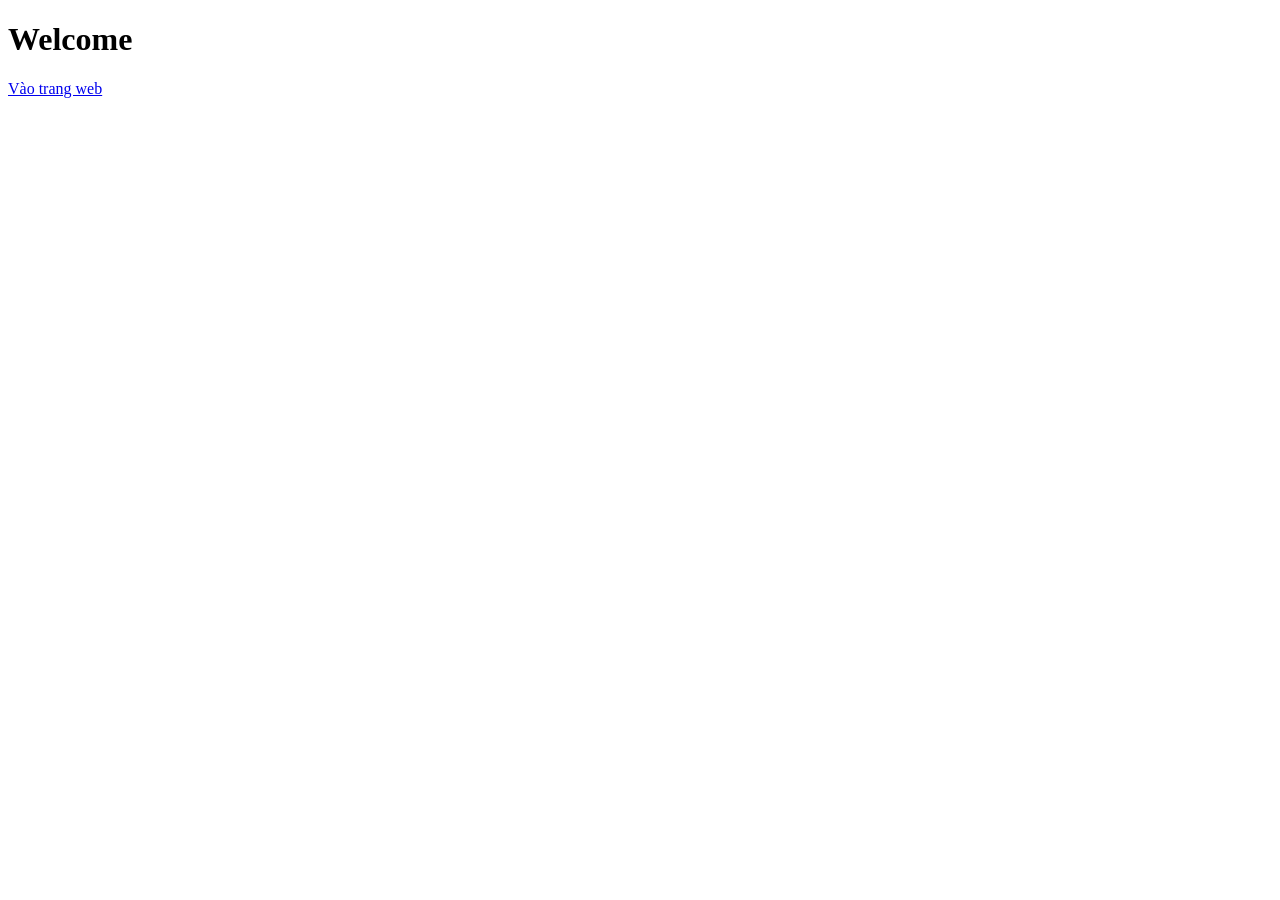
<file: index.html>
<!DOCTYPE html>
<html>
<head>
    <meta charset="UTF-8">
    <title>My Website</title>
</head>

<body>
    <h1>Welcome</h1>
    <a href="project/Trang chủ/Gaggle Fun.html">Vào trang web</a>
</body>
</html>
</file>
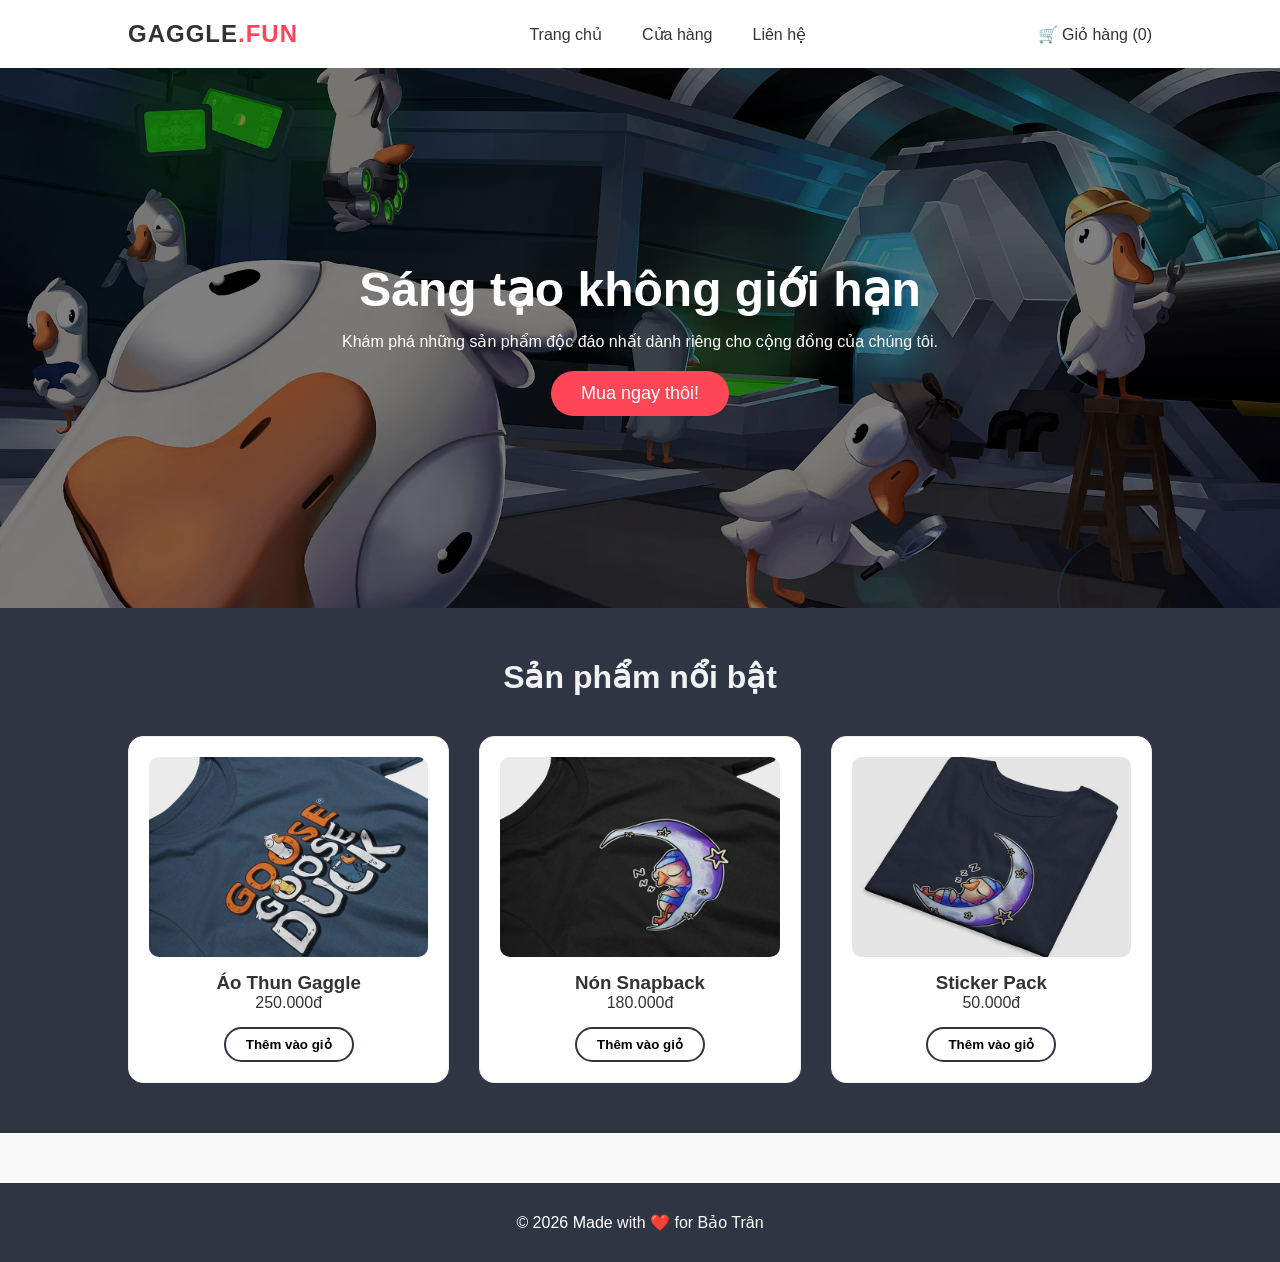
<file: khung.html>
<!DOCTYPE html>
<html lang="vi">

<head>
    <meta charset="UTF-8">
    <meta name="viewport" content="width=device-width, initial-scale=1.0">
    <title>Gaggle Shop Clone - Bảo Trân Xinh Gái</title>
    <link rel="stylesheet" href="style.css">
</head>

<body>

    <!-- Header / Navbar -->
    <header>
        <nav class="navbar">
            <div class="logo">GAGGLE<span>.FUN</span></div>
            <ul class="nav-links">
                <li><a href="#">Trang chủ</a></li>
                <li><a href="#">Cửa hàng</a></li>
                <li><a href="#">Liên hệ</a></li>
            </ul>
            <div class="cart-icon">🛒 Giỏ hàng (0)</div>
        </nav>
    </header>

    <!-- Hero Section -->
    <section class="hero">
        <div class="hero-content">
            <h1>Sáng tạo không giới hạn</h1>
            <p>Khám phá những sản phẩm độc đáo nhất dành riêng cho cộng đồng của chúng tôi.</p>
            <button class="btn-primary">Mua ngay thôi!</button>
        </div>
    </section>

    <!-- Product Grid -->
    <section class="products">
        <h2>Sản phẩm nổi bật</h2>
        <div class="product-container">
            <!-- Product 1 -->
            <div class="product-card">
                <div class="product-img"><img src="ao1.jpg" alt="Sản phẩm" style="width: 100%; height: 100%; object-fit: cover; border-radius: 10px;"></div>
                <h3>Áo Thun Gaggle</h3>
                <p>250.000đ</p>
                <button class="btn-secondary">Thêm vào giỏ</button>
            </div>
            <!-- Product 2 -->
            <div class="product-card">
                <div class="product-img"><img src="ao2.jpg" alt="Sản phẩm" style="width: 100%; height: 100%; object-fit: cover; border-radius: 10px;"></div>
                <h3>Nón Snapback</h3>
                <p>180.000đ</p>
                <button class="btn-secondary">Thêm vào giỏ</button>
            </div>
            <!-- Product 3 -->
            <div class="product-card">
                <div class="product-img"><img src="ao3.jpg" alt="Sản phẩm" style="width: 100%; height: 100%; object-fit: cover; border-radius: 10px;"></div>
                <h3>Sticker Pack</h3>
                <p>50.000đ</p>
                <button class="btn-secondary">Thêm vào giỏ</button>
            </div>
        </div>
    </section>

    <footer>
        <p>&copy; 2026 Made with ❤️ for Bảo Trân</p>
    </footer>

</body>

</html>
</file>
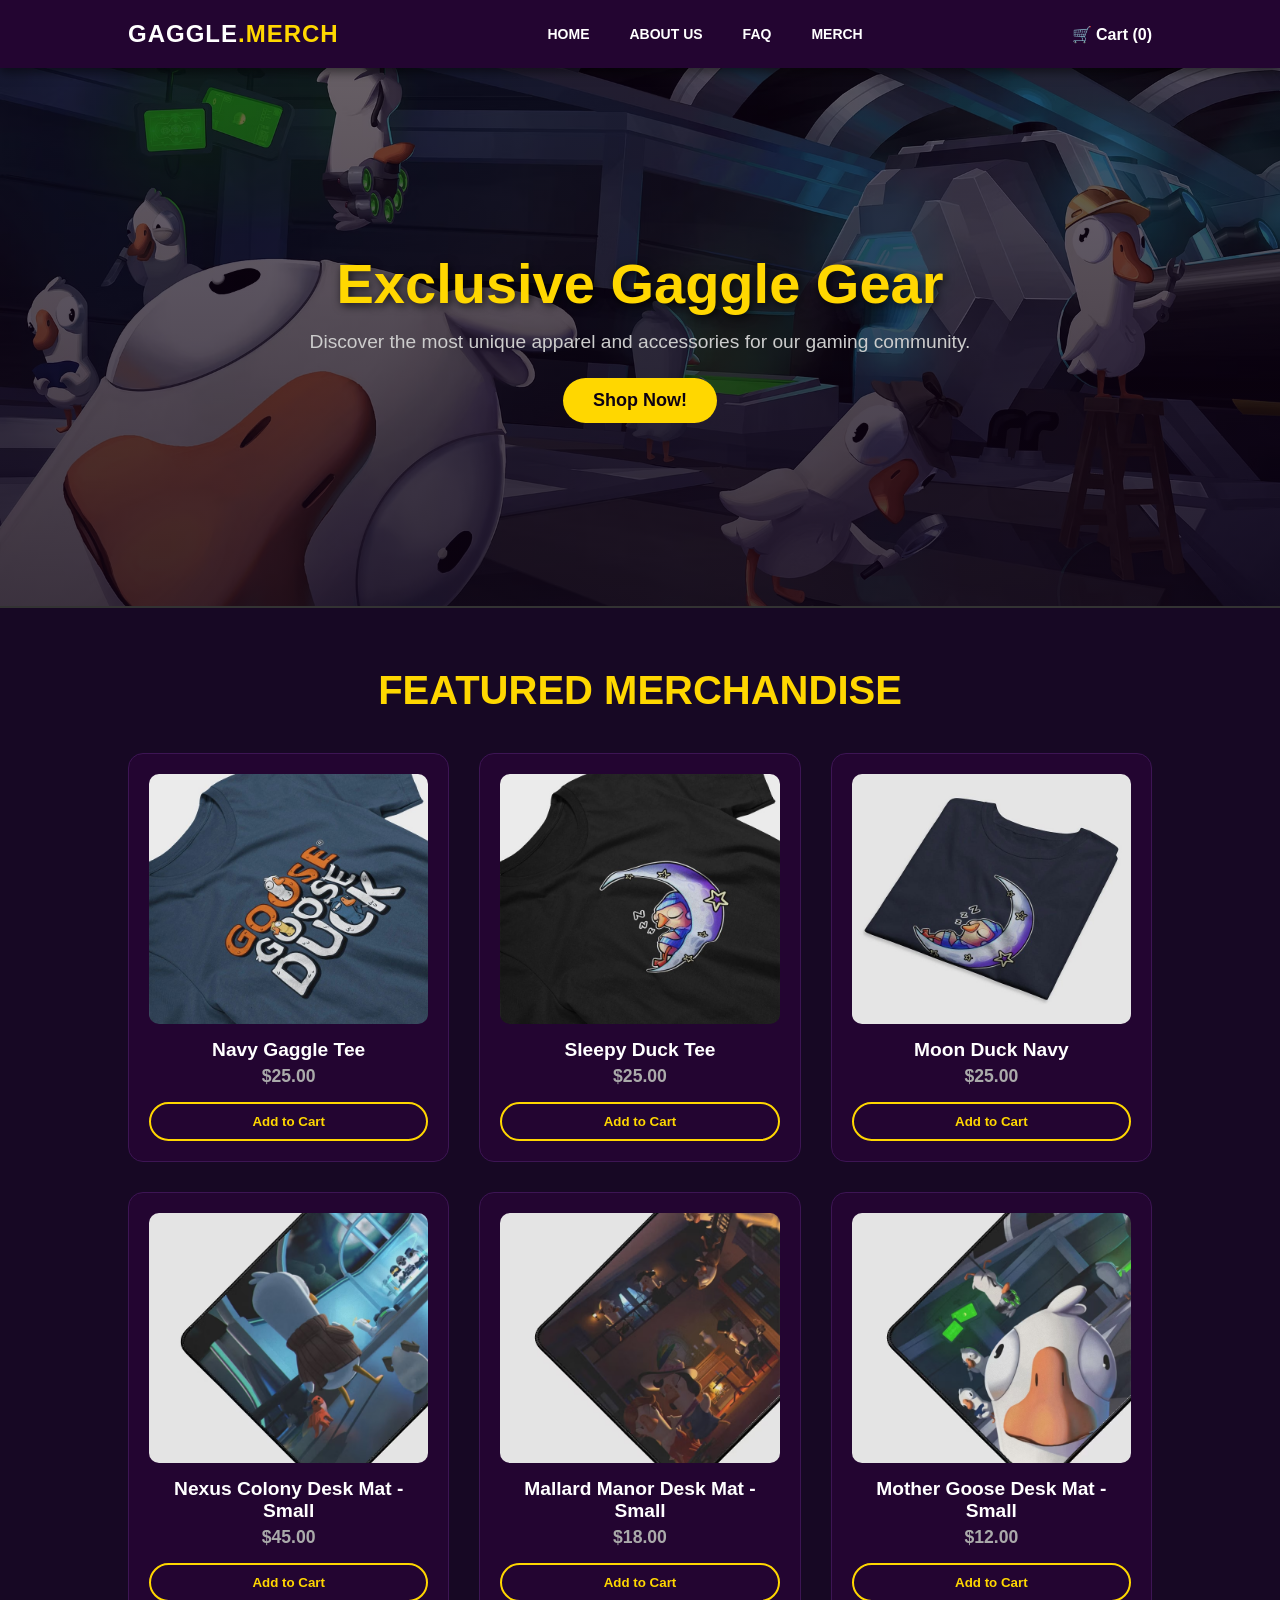
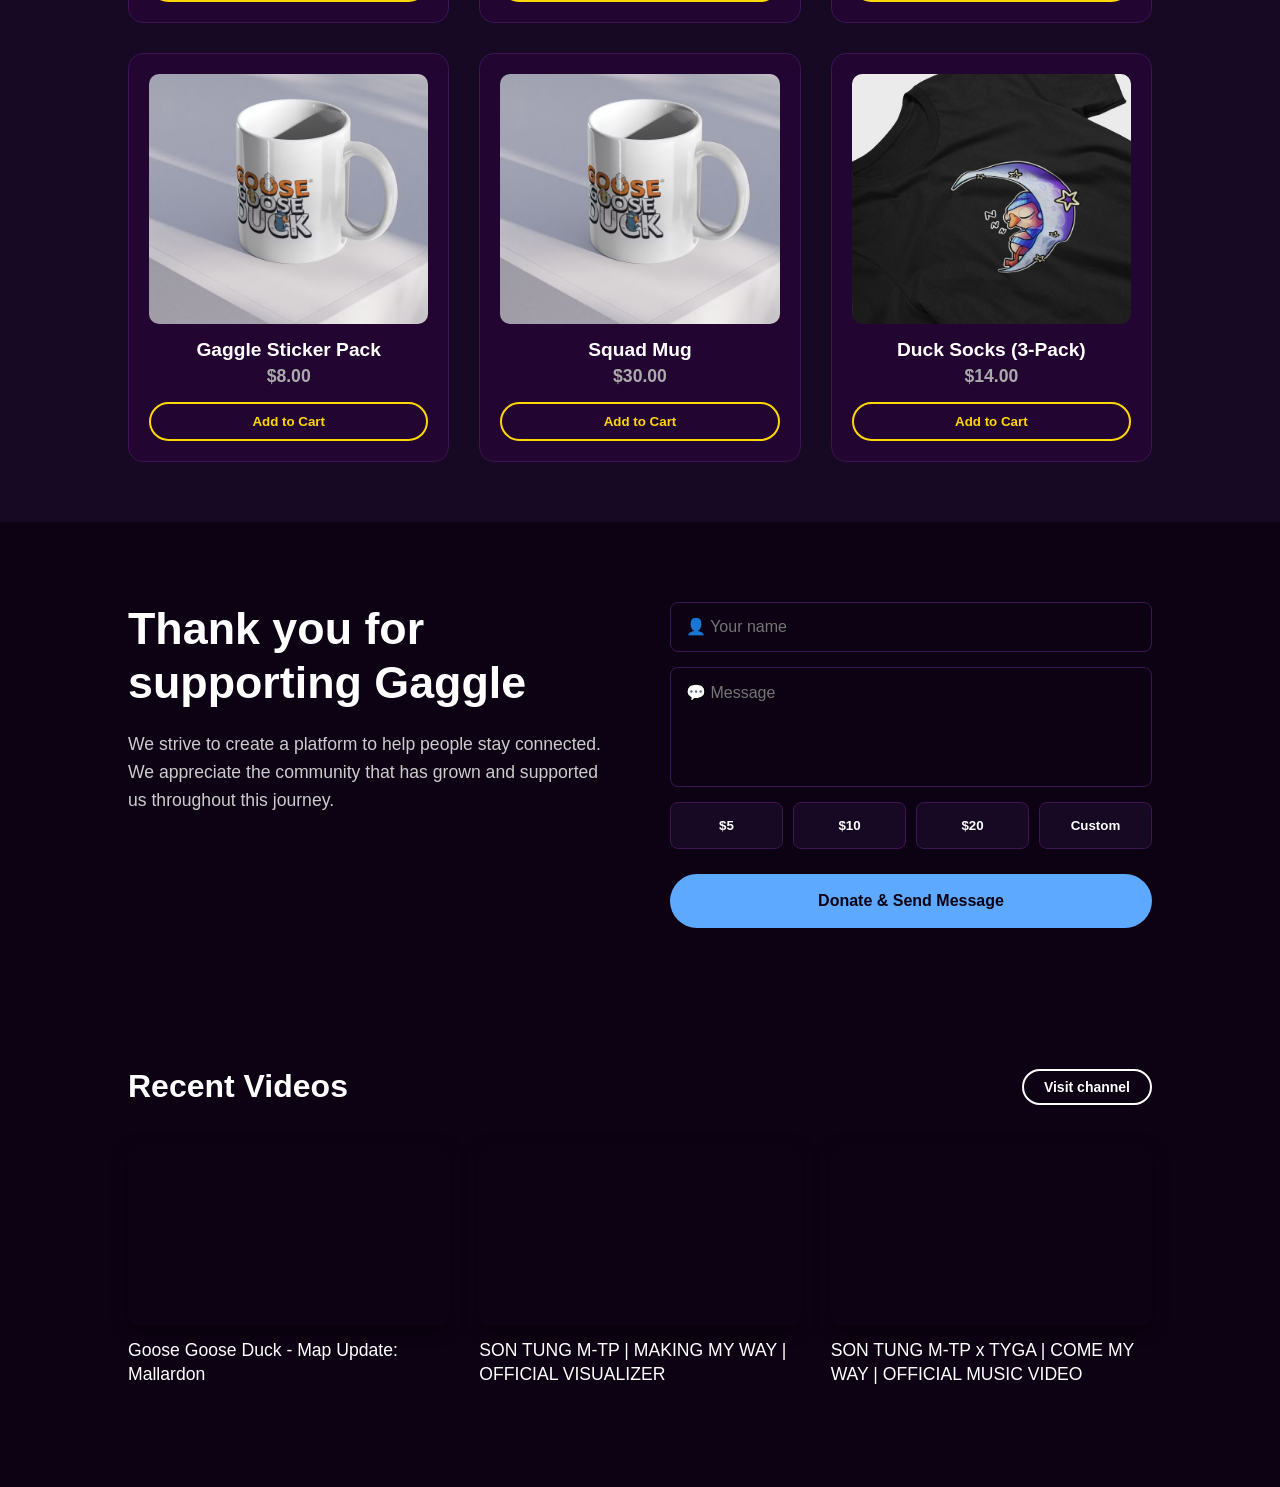
<file: project/merch/khung.html>
<!DOCTYPE html>
<html lang="en">

<head>
    <meta charset="UTF-8">
    <meta name="viewport" content="width=device-width, initial-scale=1.0">
    <title>Gaggle Merch Shop</title>
    <link rel="stylesheet" href="style.css">
</head>

<body>

    <header>
        <nav class="navbar">
            <div class="logo">GAGGLE<span>.MERCH</span></div>
            <ul class="nav-links">
                <li><a href="#">Home</a></li>
                <li><a href="#">About Us</a></li>
                <li><a href="#">FAQ</a></li>
                <li><a href="#">Merch</a></li>
            </ul>
            <div class="cart-icon">🛒 Cart (0)</div>
        </nav>
    </header>

    <section class="hero">
        <div class="hero-content">
            <h1>Exclusive Gaggle Gear</h1>
            <p>Discover the most unique apparel and accessories for our gaming community.</p>
            <button class="btn-primary">Shop Now!</button>
        </div>
    </section>

    <section class="products">
        <h2>Featured Merchandise</h2>
        <div class="product-container">
            
            <div class="product-card">
                <div class="product-img"><img src="ao1.jpg" alt="Navy Gaggle Tee"></div>
                <h3>Navy Gaggle Tee</h3>
                <p>$25.00</p>
                <button class="btn-secondary">Add to Cart</button>
            </div>
            <div class="product-card">
                <div class="product-img"><img src="ao2.jpg" alt="Sleepy Duck Tee"></div>
                <h3>Sleepy Duck Tee</h3>
                <p>$25.00</p>
                <button class="btn-secondary">Add to Cart</button>
            </div>
            <div class="product-card">
                <div class="product-img"><img src="ao3.jpg" alt="Moon Duck Navy"></div>
                <h3>Moon Duck Navy</h3>
                <p>$25.00</p>
                <button class="btn-secondary">Add to Cart</button>
            </div>

            <div class="product-card">
                <div class="product-img"><img src="3f41a2c5-41db-4e30-b499-b2afbfe79290.avif" alt="Nexus Colony Desk Mat - Small"></div>
                <h3>Nexus Colony Desk Mat - Small</h3>
                <p>$45.00</p>
                <button class="btn-secondary">Add to Cart</button>
            </div>
            <div class="product-card">
                <div class="product-img"><img src="4cf4f278-ede1-4958-8a62-d2900a614c35.avif" alt="Mallard Manor Desk Mat - Small"></div>
                <h3>Mallard Manor Desk Mat - Small</h3>
                <p>$18.00</p>
                <button class="btn-secondary">Add to Cart</button>
            </div>
            <div class="product-card">
                <div class="product-img"><img src="4d4cdfd0-4ff5-494c-9f4a-33ef32a16fcb.avif" alt="Mother Goose Desk Mat - Small"></div>
                <h3>Mother Goose Desk Mat - Small</h3>
                <p>$12.00</p>
                <button class="btn-secondary">Add to Cart</button>
            </div>

            <div class="product-card">
                <div class="product-img"><img src="c8203a97-da6a-4d75-9647-f026670219f9 (1).avif" alt="Goodnight Goose Mug"></div>
                <h3>Gaggle Sticker Pack</h3>
                <p>$8.00</p>
                <button class="btn-secondary">Add to Cart</button>
            </div>
            <div class="product-card">
                <div class="product-img"><img src="c8203a97-da6a-4d75-9647-f026670219f9.avif" alt="Squad Mug"></div>
                <h3>Squad Mug</h3>
                <p>$30.00</p>
                <button class="btn-secondary">Add to Cart</button>
            </div>
            <div class="product-card">
                <div class="product-img"><img src="ao2.jpg" alt="Duck Socks (3-Pack)"></div>
                <h3>Duck Socks (3-Pack)</h3>
                <p>$14.00</p>
                <button class="btn-secondary">Add to Cart</button>
            </div>
            </div>
            </section>
            
  <section class="support-section">
        <div class="support-text">
            <h2>Thank you for supporting Gaggle</h2>
            <p>We strive to create a platform to help people stay connected. We appreciate the community that has grown and supported us throughout this journey.</p>
        </div>
        
        <div class="support-form">
            <input type="text" placeholder="👤 Your name" class="form-input">
            <textarea placeholder="💬 Message" class="form-textarea"></textarea>
            
            <div class="amount-grid">
                <button class="amount-btn">$5</button>
                <button class="amount-btn">$10</button>
                <button class="amount-btn">$20</button>
                <button class="amount-btn">Custom</button>
            </div>
            
            <button class="btn-donate">Donate & Send Message</button>
        </div>
    </section>

    <section class="videos-section">
        <div class="videos-header">
            <h2>Recent Videos</h2>
            <a href="#" class="btn-visit">Visit channel</a>
        </div>
        
            
        <div class="video-grid">
            <div class="video-card">
                <iframe src="https://www.youtube.com/embed/bHrHDenJlG8" title="YouTube video player" frameborder="0" allow="accelerometer; autoplay; clipboard-write; encrypted-media; gyroscope; picture-in-picture" allowfullscreen></iframe>
                <h4>Goose Goose Duck - Map Update: Mallardon</h4>
            </div>
            
            <div class="video-card">
               <iframe src="https://www.youtube.com/embed/niPkap1ozUA?si=U_aUbhfDc9e14WGD" frameborder="0" allow="accelerometer; autoplay; clipboard-write; encrypted-media; gyroscope; picture-in-picture" allowfullscreen></iframe>
                <h4>SON TUNG M-TP | MAKING MY WAY | OFFICIAL VISUALIZER</h4>
            </div> <div class="video-card">
                <iframe src="https://www.youtube.com/embed/SlQR9iu09bQ?si=O8Ezy2jDs1M35Fgu" frameborder="0" allow="accelerometer; autoplay; clipboard-write; encrypted-media; gyroscope; picture-in-picture" allowfullscreen></iframe>
                <h4>SON TUNG M-TP x TYGA | COME MY WAY | OFFICIAL MUSIC VIDEO</h4>
            </div>
            
        </div>
    </section>
</file>
<file: style.css>
/* Reset cơ bản */

* {
    margin: 0;
    padding: 0;
    box-sizing: border-box;
    font-family: 'Segoe UI', Tahoma, Geneva, Verdana, sans-serif;
}

body {
    background-color: #f9f9f9;
    color: #333;
}


/* Header */

.navbar {
    display: flex;
    justify-content: space-between;
    align-items: center;
    padding: 20px 10%;
    background: #fff;
    box-shadow: 0 2px 10px rgba(0, 0, 0, 0.05);
}

.logo {
    font-size: 24px;
    font-weight: bold;
    letter-spacing: 1px;
}

.logo span {
    color: #ff4757;
}

.nav-links {
    display: flex;
    list-style: none;
}

.nav-links li {
    margin: 0 20px;
}

.nav-links a {
    text-decoration: none;
    color: #333;
    font-weight: 500;
    transition: 0.3s;
}

.nav-links a:hover {
    color: #ff4757;
}


/* Hero Section */

.hero {
    height: 60vh;
    background-image: linear-gradient(rgba(0, 0, 0, 0.5), rgba(0, 0, 0, 0.5)), url(backgr.avif);
    background-size: cover;
    /* Giúp ảnh phủ kín toàn bộ section */
    background-position: center;
    /* Giữ ảnh luôn ở giữa */
    background-repeat: no-repeat;
    color: white;
    display: flex;
    align-items: center;
    justify-content: center;
    text-align: center;
}

.hero-content h1 {
    font-size: 3rem;
    margin-bottom: 15px;
}

.btn-primary {
    background: #ff4757;
    color: white;
    padding: 12px 30px;
    border: none;
    border-radius: 25px;
    font-size: 18px;
    cursor: pointer;
    margin-top: 20px;
    transition: transform 0.2s;
}

.btn-primary:hover {
    transform: scale(1.05);
}


/* Product Grid */

.products {
    padding: 50px 10%;
    text-align: center;
    background: #2f3542;
}

.products h2 {
    margin-bottom: 40px;
    font-size: 2rem;
    color: #f1f2f6;
}

.product-container {
    display: grid;
    grid-template-columns: repeat(auto-fit, minmax(250px, 1fr));
    gap: 30px;
}

.product-card {
    background: white;
    padding: 20px;
    border-radius: 15px;
    transition: 0.3s;
    border: 1px solid #eee;
}

.product-card:hover {
    box-shadow: 0 10px 20px rgba(0, 0, 0, 0.1);
}

.product-img {
    height: 200px;
    background: #f1f2f6;
    margin-bottom: 15px;
    border-radius: 10px;
}

.btn-secondary {
    background: transparent;
    border: 2px solid #2f3542;
    padding: 8px 20px;
    border-radius: 20px;
    margin-top: 15px;
    cursor: pointer;
    font-weight: bold;
}

.btn-secondary:hover {
    background: #2f3542;
    color: white;
}


/* Footer */

footer {
    padding: 30px;
    text-align: center;
    background: #2f3542;
    color: white;
    margin-top: 50px;
}
</file>
<file: project/merch/style.css>
* {
    margin: 0;
    padding: 0;
    box-sizing: border-box;
    font-family: 'Segoe UI', Tahoma, Geneva, Verdana, sans-serif;
}

body {
    background-color: #0d0213; /* Màu nền tối chuẩn Gaggle */
    color: #ffffff;
}


.navbar {
    display: flex;
    justify-content: space-between;
    align-items: center;
    padding: 20px 10%;
    background: #230531; /* Màu tím đậm cho thanh menu */
    box-shadow: 0 4px 10px rgba(0, 0, 0, 0.5);
    position: sticky;
    top: 0;
    z-index: 100;
}

.logo {
    font-size: 24px;
    font-weight: bold;
    letter-spacing: 1px;
    color: #ffffff;
}

.logo span {
    color: #FFD700; 
}

.nav-links {
    display: flex;
    list-style: none;
}

.nav-links li {
    margin: 0 20px;
}

.nav-links a {
    text-decoration: none;
    color: #ffffff;
    font-weight: bold;
    text-transform: uppercase;
    font-size: 14px;
    transition: color 0.3s;
}

.nav-links a:hover {
    color: #1797ff; 
}

.cart-icon {
    font-weight: bold;
    cursor: pointer;
    transition: color 0.3s;
}

.cart-icon:hover {
    color: #FFD700;
}

.hero {
    height: 60vh;
    background-image: linear-gradient(rgba(13, 2, 19, 0.6), rgba(13, 2, 19, 0.8)), url('backgr.avif');
    background-size: cover;
    background-position: center;
    background-repeat: no-repeat;
    color: white;
    display: flex;
    align-items: center;
    justify-content: center;
    text-align: center;
    border-bottom: 2px solid #333;
}

.hero-content h1 {
    font-size: 3.5rem;
    margin-bottom: 15px;
    color: #FFD700;
    text-shadow: 2px 2px 10px rgba(0,0,0,0.8);
}

.hero-content p {
    font-size: 1.2rem;
    color: #cccccc;
    margin-bottom: 25px;
}

.btn-primary {
    background: #FFD700;
    color: #0d0213;
    padding: 12px 30px;
    border: none;
    border-radius: 25px;
    font-size: 18px;
    font-weight: bold;
    cursor: pointer;
    transition: transform 0.2s, background 0.3s;
}

.btn-primary:hover {
    transform: scale(1.05);
    background: #ffea00;
}


.products {
    padding: 60px 10%;
    text-align: center;
    background: #170824;
}

.products h2 {
    margin-bottom: 40px;
    font-size: 2.5rem;
    color: #FFD700;
    text-transform: uppercase;
}

.product-container {
    display: grid;
    grid-template-columns: repeat(auto-fit, minmax(250px, 1fr));
    gap: 30px;
}

.product-card {
    background: #230531; 
    padding: 20px;
    border-radius: 15px;
    transition: transform 0.3s, box-shadow 0.3s;
    border: 1px solid #3d1554;
}

.product-card:hover {
    transform: translateY(-5px);
    box-shadow: 0 10px 25px rgba(0, 0, 0, 0.5);
    border-color: #FFD700;
}

.product-img {
    height: 250px;
    background: #0d0213;
    margin-bottom: 15px;
    border-radius: 10px;
    overflow: hidden;
}

.product-img img {
    width: 100%;
    height: 100%;
    object-fit: cover;
    transition: transform 0.3s;
}

.product-card:hover .product-img img {
    transform: scale(1.05);
}

.product-card h3 {
    font-size: 1.2rem;
    color: #ffffff;
    margin-bottom: 5px;
}

.product-card p {
    color: #aaaaaa;
    font-size: 1.1rem;
    font-weight: bold;
}

.btn-secondary {
    background: transparent;
    border: 2px solid #FFD700;
    color: #FFD700;
    padding: 10px 20px;
    border-radius: 20px;
    margin-top: 15px;
    cursor: pointer;
    font-weight: bold;
    transition: background 0.3s, color 0.3s;
    width: 100%;
}

.btn-secondary:hover {
    background: #FFD700;
    color: #0d0213;
}


footer {
    padding: 30px;
    text-align: center;
    background: #08010d;
    color: rgba(255, 255, 255, 0.4);
    border-top: 1px solid #230531;
    font-size: 14px;
}
.support-section {
    padding: 80px 10%;
    display: flex;
    justify-content: space-between;
    gap: 60px;
    background-color: #0d0213;
    flex-wrap: wrap; 
}

.support-text {
    flex: 1;
    min-width: 300px;
}

.support-text h2 {
    font-size: 2.8rem;
    margin-bottom: 20px;
    color: #ffffff;
    line-height: 1.2;
}

.support-text p {
    font-size: 1.1rem;
    color: #cccccc;
    line-height: 1.6;
}

.support-form {
    flex: 1;
    min-width: 300px;
    display: flex;
    flex-direction: column;
    gap: 15px;
}

.form-input, .form-textarea {
    width: 100%;
    background-color: transparent;
    border: 1px solid #3d1554;
    border-radius: 8px;
    padding: 15px;
    color: white;
    font-size: 16px;
    outline: none;
    transition: border-color 0.3s;
}

.form-textarea {
    height: 120px;
    resize: none;
}

.form-input:focus, .form-textarea:focus {
    border-color: #5da9ff;
}

.amount-grid {
    display: flex;
    gap: 10px;
}

.amount-btn {
    flex: 1;
    background-color: #170824;
    color: white;
    border: 1px solid #3d1554;
    padding: 15px 0;
    border-radius: 8px;
    font-weight: bold;
    cursor: pointer;
    transition: background 0.3s;
}

.amount-btn:hover {
    background-color: #230531;
    border-color: #5da9ff;
}

.btn-donate {
    background-color: #5da9ff; 
    color: #0d0213;
    font-weight: bold;
    font-size: 16px;
    padding: 18px;
    border: none;
    border-radius: 30px;
    cursor: pointer;
    margin-top: 10px;
    transition: transform 0.2s, filter 0.3s;
}

.btn-donate:hover {
    transform: scale(1.02);
    filter: brightness(1.1);
}


.videos-section {
    padding: 60px 10% 100px 10%;
    background-color: #0d0213;
}

.videos-header {
    display: flex;
    justify-content: space-between;
    align-items: center;
    margin-bottom: 40px;
}

.videos-header h2 {
    color: white;
    font-size: 2rem;
}

.btn-visit {
    color: white;
    text-decoration: none;
    border: 2px solid white;
    padding: 8px 20px;
    border-radius: 20px;
    font-weight: bold;
    font-size: 14px;
    transition: background 0.3s, color 0.3s;
}

.btn-visit:hover {
    background-color: white;
    color: #0d0213;
}

.video-grid {
    display: flex;
    justify-content: space-between; 
    gap: 30px;
    align-items: flex-start;
}

.video-card {
    flex: 1; 
    display: flex;
    flex-direction: column;
}


.video-card iframe {
    width: 100%;
    aspect-ratio: 16 / 9;
    border-radius: 12px;
    box-shadow: 0 4px 15px rgba(0,0,0,0.5);
    margin-bottom: 12px;
    border: none;
    display: block; 
    transition: transform 0.3s;
}

.video-card:hover iframe {
    transform: scale(1.03);
}

/* Tiêu đề video */
.video-card h4 {
    color: #ffffff;
    font-size: 1.1rem;
    line-height: 1.4;
    font-weight: 500;
}


@media (max-width: 768px) {
    .video-grid {
        flex-direction: column;}
}
</file>
